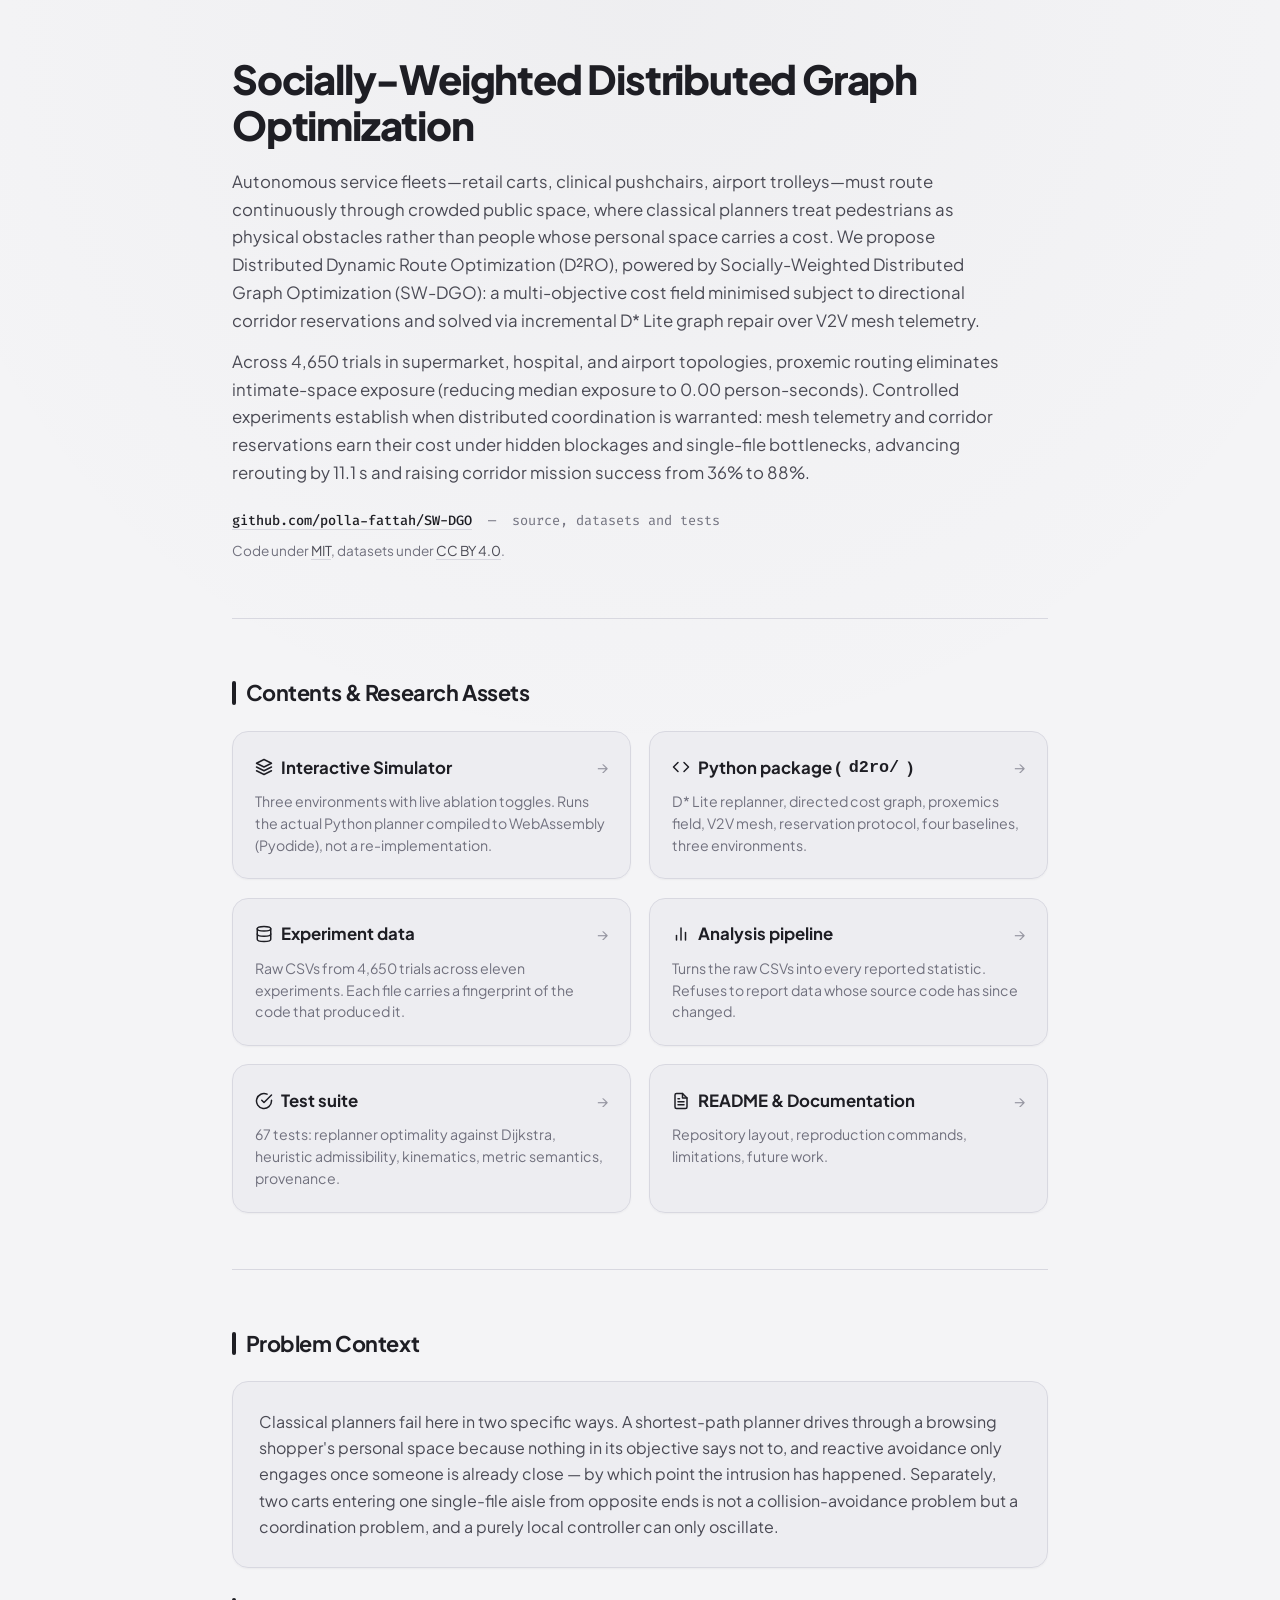
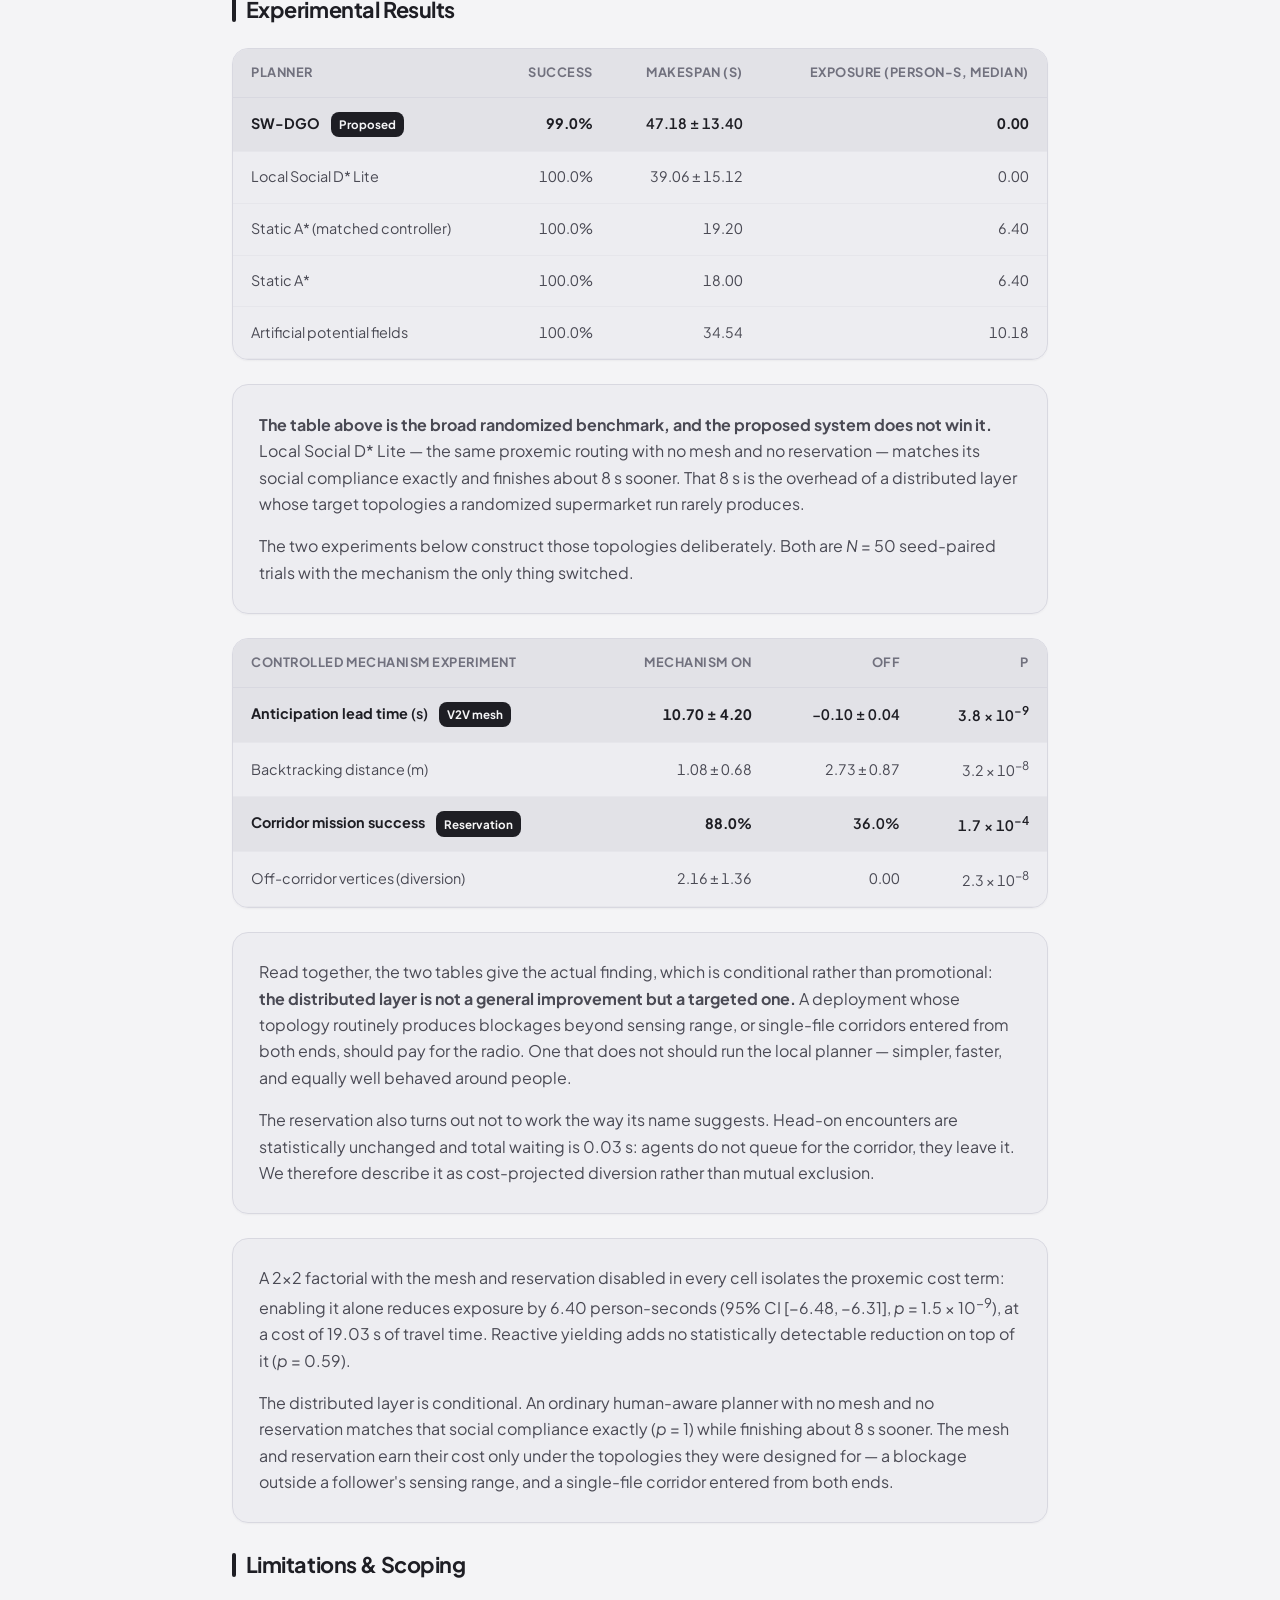
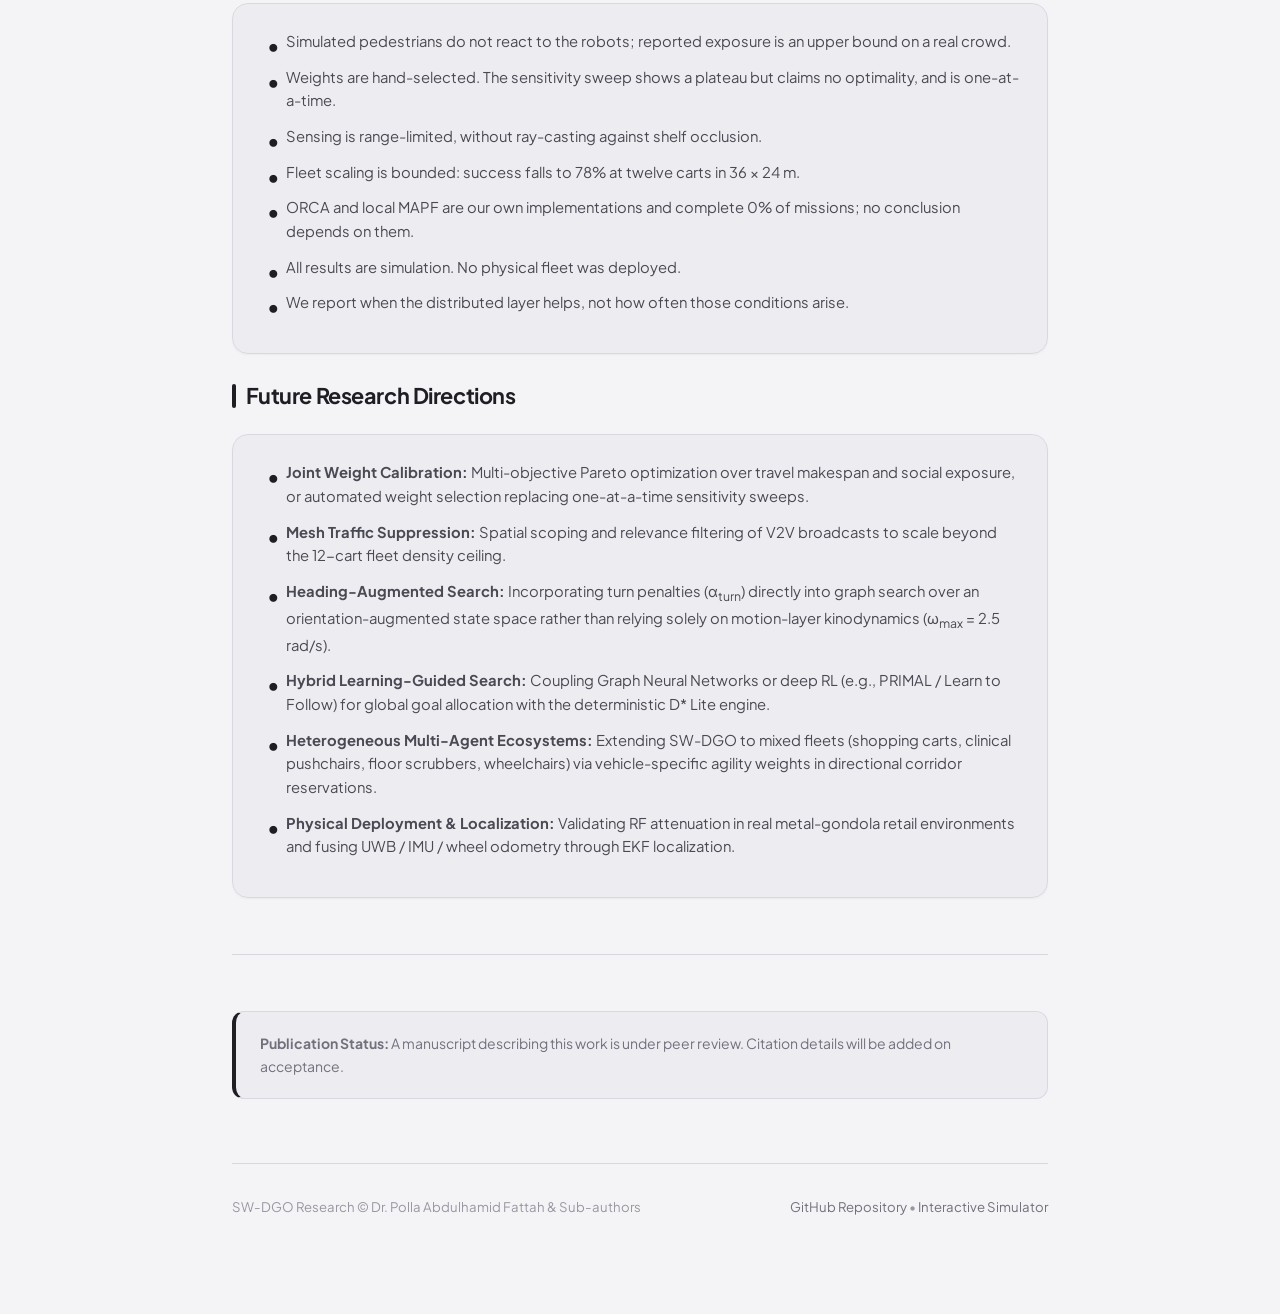
<file: docs/index.html>
<!DOCTYPE html>
<html lang="en">
<head>
<meta charset="UTF-8">
<meta name="viewport" content="width=device-width, initial-scale=1.0">
<title>SW-DGO — Socially-Weighted Distributed Graph Optimization</title>
<meta name="description" content="Autonomous service fleets—retail carts, clinical pushchairs, airport trolleys—must route continuously through crowded public space. D²RO / SW-DGO multi-agent navigation research.">
<link rel="stylesheet" href="landing.css">
</head>
<body>

<div class="page-container">

  <!-- Hero Section -->
  <header class="hero">
    <h1>Socially-Weighted Distributed Graph Optimization</h1>

    <div class="sub">
      <p>
        Autonomous service fleets—retail carts, clinical pushchairs, airport trolleys—must route continuously through crowded public space, where classical planners treat pedestrians as physical obstacles rather than people whose personal space carries a cost. We propose Distributed Dynamic Route Optimization (D²RO), powered by Socially-Weighted Distributed Graph Optimization (SW-DGO): a multi-objective cost field minimised subject to directional corridor reservations and solved via incremental D* Lite graph repair over V2V mesh telemetry.
      </p>
      <p>
        Across 4,650 trials in supermarket, hospital, and airport topologies, proxemic routing eliminates intimate-space exposure (reducing median exposure to 0.00 person-seconds). Controlled experiments establish when distributed coordination is warranted: mesh telemetry and corridor reservations earn their cost under hidden blockages and single-file bottlenecks, advancing rerouting by 11.1 s and raising corridor mission success from 36% to 88%.
      </p>
    </div>

    <p class="repo">
      <a href="https://github.com/polla-fattah/SW-DGO" target="_blank" rel="noopener">github.com/polla-fattah/SW-DGO</a>
      &nbsp;&mdash;&nbsp; source, datasets and tests
    </p>

    <p class="meta">
      Code under <a href="https://github.com/polla-fattah/SW-DGO/blob/main/LICENSE" target="_blank" rel="noopener">MIT</a>,
      datasets under <a href="https://github.com/polla-fattah/SW-DGO/blob/main/LICENSE-DATA" target="_blank" rel="noopener">CC BY 4.0</a>.
    </p>
  </header>

  <hr class="section-divider">

  <!-- Contents / Navigation Cards -->
  <section>
    <h2>Contents & Research Assets</h2>

    <div class="resource-grid">
      <!-- Interactive Simulator Card -->
      <a href="simulator.html" class="resource-card">
        <div class="resource-header">
          <div class="resource-title">
            <svg width="18" height="18" viewBox="0 0 24 24" fill="none" stroke="currentColor" stroke-width="2" stroke-linecap="round" stroke-linejoin="round">
              <path d="M12 2L2 7l10 5 10-5-10-5zM2 17l10 5 10-5M2 12l10 5 10-5"/>
            </svg>
            Interactive Simulator
          </div>
          <span class="resource-arrow">&rarr;</span>
        </div>
        <p class="resource-desc">
          Three environments with live ablation toggles. Runs the actual Python
          planner compiled to WebAssembly (Pyodide), not a re-implementation.
        </p>
      </a>

      <!-- Python Package Card -->
      <a href="https://github.com/polla-fattah/SW-DGO/tree/main/d2ro" class="resource-card" target="_blank" rel="noopener">
        <div class="resource-header">
          <div class="resource-title">
            <svg width="18" height="18" viewBox="0 0 24 24" fill="none" stroke="currentColor" stroke-width="2" stroke-linecap="round" stroke-linejoin="round">
              <polyline points="16 18 22 12 16 6"></polyline>
              <polyline points="8 6 2 12 8 18"></polyline>
            </svg>
            Python package (<code>d2ro/</code>)
          </div>
          <span class="resource-arrow">&rarr;</span>
        </div>
        <p class="resource-desc">
          D* Lite replanner, directed cost graph, proxemics field, V2V mesh,
          reservation protocol, four baselines, three environments.
        </p>
      </a>

      <!-- Experiment Data Card -->
      <a href="https://github.com/polla-fattah/SW-DGO/tree/main/experiments/data" class="resource-card" target="_blank" rel="noopener">
        <div class="resource-header">
          <div class="resource-title">
            <svg width="18" height="18" viewBox="0 0 24 24" fill="none" stroke="currentColor" stroke-width="2" stroke-linecap="round" stroke-linejoin="round">
              <ellipse cx="12" cy="5" rx="9" ry="3"></ellipse>
              <path d="M21 12c0 1.66-4 3-9 3s-9-1.34-9-3"></path>
              <path d="M3 5v14c0 1.66 4 3 9 3s9-1.34 9-3V5"></path>
            </svg>
            Experiment data
          </div>
          <span class="resource-arrow">&rarr;</span>
        </div>
        <p class="resource-desc">
          Raw CSVs from 4,650 trials across eleven experiments. Each file carries a
          fingerprint of the code that produced it.
        </p>
      </a>

      <!-- Analysis Pipeline Card -->
      <a href="https://github.com/polla-fattah/SW-DGO/tree/main/analysis/scripts" class="resource-card" target="_blank" rel="noopener">
        <div class="resource-header">
          <div class="resource-title">
            <svg width="18" height="18" viewBox="0 0 24 24" fill="none" stroke="currentColor" stroke-width="2" stroke-linecap="round" stroke-linejoin="round">
              <line x1="18" y1="20" x2="18" y2="10"></line>
              <line x1="12" y1="20" x2="12" y2="4"></line>
              <line x1="6" y1="20" x2="6" y2="14"></line>
            </svg>
            Analysis pipeline
          </div>
          <span class="resource-arrow">&rarr;</span>
        </div>
        <p class="resource-desc">
          Turns the raw CSVs into every reported statistic. Refuses to report data
          whose source code has since changed.
        </p>
      </a>

      <!-- Test Suite Card -->
      <a href="https://github.com/polla-fattah/SW-DGO/tree/main/d2ro/tests" class="resource-card" target="_blank" rel="noopener">
        <div class="resource-header">
          <div class="resource-title">
            <svg width="18" height="18" viewBox="0 0 24 24" fill="none" stroke="currentColor" stroke-width="2" stroke-linecap="round" stroke-linejoin="round">
              <path d="M22 11.08V12a10 10 0 1 1-5.93-9.14"></path>
              <polyline points="22 4 12 14.01 9 11.01"></polyline>
            </svg>
            Test suite
          </div>
          <span class="resource-arrow">&rarr;</span>
        </div>
        <p class="resource-desc">
          67 tests: replanner optimality against Dijkstra, heuristic admissibility,
          kinematics, metric semantics, provenance.
        </p>
      </a>

      <!-- README Card -->
      <a href="https://github.com/polla-fattah/SW-DGO#readme" class="resource-card" target="_blank" rel="noopener">
        <div class="resource-header">
          <div class="resource-title">
            <svg width="18" height="18" viewBox="0 0 24 24" fill="none" stroke="currentColor" stroke-width="2" stroke-linecap="round" stroke-linejoin="round">
              <path d="M14 2H6a2 2 0 0 0-2 2v16a2 2 0 0 0 2 2h12a2 2 0 0 0 2-2V8z"></path>
              <polyline points="14 2 14 8 20 8"></polyline>
              <line x1="16" y1="13" x2="8" y2="13"></line>
              <line x1="16" y1="17" x2="8" y2="17"></line>
              <polyline points="10 9 9 9 8 9"></polyline>
            </svg>
            README & Documentation
          </div>
          <span class="resource-arrow">&rarr;</span>
        </div>
        <p class="resource-desc">
          Repository layout, reproduction commands, limitations, future work.
        </p>
      </a>
    </div>
  </section>

  <hr class="section-divider">

  <!-- Problem Section -->
  <section>
    <h2>Problem Context</h2>
    <div class="content-box">
      <p>
        Classical planners fail here in two specific ways. A shortest-path planner drives
        through a browsing shopper's personal space because nothing in its objective says
        not to, and reactive avoidance only engages once someone is already close — by
        which point the intrusion has happened. Separately, two carts entering one
        single-file aisle from opposite ends is not a collision-avoidance problem but a
        coordination problem, and a purely local controller can only oscillate.
      </p>
    </div>
  </section>

  <!-- Results Section -->
  <section>
    <h2>Experimental Results</h2>

    <div class="table-wrapper">
      <table>
        <thead>
          <tr>
            <th>Planner</th>
            <th>Success</th>
            <th>Makespan (s)</th>
            <th>Exposure (person-s, median)</th>
          </tr>
        </thead>
        <tbody>
          <tr class="highlight-row">
            <td>
              <strong>SW-DGO</strong>
              <span class="badge-proposed">Proposed</span>
            </td>
            <td><strong>99.0%</strong></td>
            <td>47.18 ± 13.40</td>
            <td><strong>0.00</strong></td>
          </tr>
          <tr>
            <td>Local Social D* Lite</td>
            <td>100.0%</td>
            <td>39.06 ± 15.12</td>
            <td>0.00</td>
          </tr>
          <tr>
            <td>Static A* (matched controller)</td>
            <td>100.0%</td>
            <td>19.20</td>
            <td>6.40</td>
          </tr>
          <tr>
            <td>Static A*</td>
            <td>100.0%</td>
            <td>18.00</td>
            <td>6.40</td>
          </tr>
          <tr>
            <td>Artificial potential fields</td>
            <td>100.0%</td>
            <td>34.54</td>
            <td>10.18</td>
          </tr>
        </tbody>
      </table>
    </div>

    <div class="content-box">
      <p>
        <strong>The table above is the broad randomized benchmark, and the proposed
        system does not win it.</strong> Local Social D* Lite &mdash; the same proxemic
        routing with no mesh and no reservation &mdash; matches its social compliance
        exactly and finishes about 8&nbsp;s sooner. That 8&nbsp;s is the overhead of a
        distributed layer whose target topologies a randomized supermarket run rarely
        produces.
      </p>
      <p>
        The two experiments below construct those topologies deliberately. Both are
        <em>N</em>&nbsp;=&nbsp;50 seed-paired trials with the mechanism the only thing
        switched.
      </p>
    </div>

    <div class="table-wrapper">
      <table>
        <thead>
          <tr>
            <th>Controlled mechanism experiment</th>
            <th>Mechanism ON</th>
            <th>OFF</th>
            <th>p</th>
          </tr>
        </thead>
        <tbody>
          <tr class="highlight-row">
            <td>
              <strong>Anticipation lead time</strong> (s)
              <span class="badge-proposed">V2V mesh</span>
            </td>
            <td><strong>10.70 &plusmn; 4.20</strong></td>
            <td>&minus;0.10 &plusmn; 0.04</td>
            <td>3.8 &times; 10<sup>&minus;9</sup></td>
          </tr>
          <tr>
            <td>Backtracking distance (m)</td>
            <td>1.08 &plusmn; 0.68</td>
            <td>2.73 &plusmn; 0.87</td>
            <td>3.2 &times; 10<sup>&minus;8</sup></td>
          </tr>
          <tr class="highlight-row">
            <td>
              <strong>Corridor mission success</strong>
              <span class="badge-proposed">Reservation</span>
            </td>
            <td><strong>88.0%</strong></td>
            <td>36.0%</td>
            <td>1.7 &times; 10<sup>&minus;4</sup></td>
          </tr>
          <tr>
            <td>Off-corridor vertices (diversion)</td>
            <td>2.16 &plusmn; 1.36</td>
            <td>0.00</td>
            <td>2.3 &times; 10<sup>&minus;8</sup></td>
          </tr>
        </tbody>
      </table>
    </div>

    <div class="content-box">
      <p>
        Read together, the two tables give the actual finding, which is conditional
        rather than promotional: <strong>the distributed layer is not a general
        improvement but a targeted one.</strong> A deployment whose topology routinely
        produces blockages beyond sensing range, or single-file corridors entered from
        both ends, should pay for the radio. One that does not should run the local
        planner &mdash; simpler, faster, and equally well behaved around people.
      </p>
      <p>
        The reservation also turns out not to work the way its name suggests. Head-on
        encounters are statistically unchanged and total waiting is 0.03&nbsp;s: agents
        do not queue for the corridor, they leave it. We therefore describe it as
        cost-projected diversion rather than mutual exclusion.
      </p>
    </div>

    <div class="content-box">
      <p>
        A 2&times;2 factorial with the mesh and reservation disabled in every cell isolates
        the proxemic cost term: enabling it alone reduces exposure by 6.40 person-seconds
        (95% CI [&minus;6.48, &minus;6.31], <i>p</i> = 1.5 &times; 10<sup>&minus;9</sup>),
        at a cost of 19.03 s of travel time. Reactive yielding adds no statistically
        detectable reduction on top of it (<i>p</i> = 0.59).
      </p>

      <p>
        The distributed layer is conditional. An ordinary human-aware planner with no mesh
        and no reservation matches that social compliance exactly (<i>p</i> = 1) while
        finishing about 8 s sooner. The mesh and reservation earn their cost only under the
        topologies they were designed for — a blockage outside a follower's sensing range,
        and a single-file corridor entered from both ends.
      </p>
    </div>
  </section>

  <!-- Limitations Section -->
  <section>
    <h2>Limitations & Scoping</h2>
    <div class="content-box">
      <ul class="styled-list">
        <li>Simulated pedestrians do not react to the robots; reported exposure is an upper bound on a real crowd.</li>
        <li>Weights are hand-selected. The sensitivity sweep shows a plateau but claims no optimality, and is one-at-a-time.</li>
        <li>Sensing is range-limited, without ray-casting against shelf occlusion.</li>
        <li>Fleet scaling is bounded: success falls to 78% at twelve carts in 36 &times; 24 m.</li>
        <li>ORCA and local MAPF are our own implementations and complete 0% of missions; no conclusion depends on them.</li>
        <li>All results are simulation. No physical fleet was deployed.</li>
        <li>We report when the distributed layer helps, not how often those conditions arise.</li>
      </ul>
    </div>
  </section>

  <!-- Future Work Section -->
  <section>
    <h2>Future Research Directions</h2>
    <div class="content-box">
      <ul class="styled-list">
        <li><strong>Joint Weight Calibration:</strong> Multi-objective Pareto optimization over travel makespan and social exposure, or automated weight selection replacing one-at-a-time sensitivity sweeps.</li>
        <li><strong>Mesh Traffic Suppression:</strong> Spatial scoping and relevance filtering of V2V broadcasts to scale beyond the 12-cart fleet density ceiling.</li>
        <li><strong>Heading-Augmented Search:</strong> Incorporating turn penalties (&alpha;<sub>turn</sub>) directly into graph search over an orientation-augmented state space rather than relying solely on motion-layer kinodynamics (&omega;<sub>max</sub> = 2.5 rad/s).</li>
        <li><strong>Hybrid Learning-Guided Search:</strong> Coupling Graph Neural Networks or deep RL (e.g., PRIMAL / Learn to Follow) for global goal allocation with the deterministic D* Lite engine.</li>
        <li><strong>Heterogeneous Multi-Agent Ecosystems:</strong> Extending SW-DGO to mixed fleets (shopping carts, clinical pushchairs, floor scrubbers, wheelchairs) via vehicle-specific agility weights in directional corridor reservations.</li>
        <li><strong>Physical Deployment &amp; Localization:</strong> Validating RF attenuation in real metal-gondola retail environments and fusing UWB / IMU / wheel odometry through EKF localization.</li>
      </ul>
    </div>
  </section>

  <hr class="section-divider">

  <!-- Colophon / Publication Details -->
  <div class="colophon-card">
    <div class="colophon-text">
      <strong>Publication Status:</strong> A manuscript describing this work is under peer review. Citation details will be added on acceptance.
    </div>
  </div>

  <footer>
    <div>
      SW-DGO Research &copy; Dr. Polla Abdulhamid Fattah & Sub-authors
    </div>
    <div>
      <a href="https://github.com/polla-fattah/SW-DGO" target="_blank" rel="noopener">GitHub Repository</a>
      &bull;
      <a href="simulator.html">Interactive Simulator</a>
    </div>
  </footer>

</div>

</body>
</html>
</file>
<file: docs/landing.css>
/* ---------------------------------------------------------------------------
   SW-DGO — Socially-Weighted Distributed Graph Optimization
   Rich Slate Grayscale Landing Page Stylesheet (Soft Tonal Grayscale)
   --------------------------------------------------------------------------- */

@import url('https://fonts.googleapis.com/css2?family=Fira+Code:wght@400;500;600&family=Inter:wght@400;500;600;700&family=Plus+Jakarta+Sans:wght@500;600;700;800&display=swap');

:root {
  /* Rich Slate Grayscale Palette - Soft Light Mode (No Stark Black & White) */
  --bg-gradient: radial-gradient(circle at 50% 0%, rgba(100, 100, 110, 0.04) 0%, rgba(240, 240, 243, 0) 70%), #f4f4f6;
  --bg: #f4f4f6;
  --bg-card: rgba(235, 235, 240, 0.85);
  --bg-card-hover: #e8e8ed;
  --bg-secondary: #e2e2e7;
  --bg-code: #1e1e24;

  --ink-primary: #1e1e24;
  --ink-secondary: #4a4a54;
  --ink-muted: #71717e;
  --ink-subtle: #9898a3;

  --accent-primary: #2d2d35;
  --accent-hover: #141418;
  --accent-light: rgba(45, 45, 53, 0.06);
  --accent-border: #c8c8d0;
  
  --brand-gradient: linear-gradient(135deg, #1e1e24 0%, #52525e 100%);
  --brand-text-gradient: linear-gradient(135deg, #1e1e24 30%, #4a4a54 100%);

  --border: #d8d8e0;
  --border-light: #e6e6eb;
  
  --shadow-sm: 0 1px 2px 0 rgba(0, 0, 0, 0.04);
  --shadow-md: 0 4px 6px -1px rgba(0, 0, 0, 0.05), 0 2px 4px -2px rgba(0, 0, 0, 0.03);
  --shadow-lg: 0 10px 25px -5px rgba(0, 0, 0, 0.08);
  --shadow-glow: 0 0 15px rgba(0, 0, 0, 0.06);

  --sans: 'Plus Jakarta Sans', 'Inter', -apple-system, BlinkMacSystemFont, "Segoe UI", Roboto, sans-serif;
  --mono: 'Fira Code', ui-monospace, SFMono-Regular, "Cascadia Mono", Menlo, monospace;

  --radius-sm: 8px;
  --radius-md: 12px;
  --radius-lg: 16px;
  --radius-full: 9999px;
}

@media (prefers-color-scheme: dark) {
  :root {
    /* Rich Slate Grayscale Palette - Dark Gray Mode (Matches Simulator #141416) */
    --bg-gradient: radial-gradient(circle at 50% 0%, rgba(255, 255, 255, 0.04) 0%, rgba(20, 20, 22, 0) 70%), #141416;
    --bg: #141416;
    --bg-card: rgba(28, 28, 31, 0.85);
    --bg-card-hover: rgba(39, 39, 44, 0.9);
    --bg-secondary: #1c1c1f;
    --bg-code: #0c0c0e;

    --ink-primary: #f4f4f5;
    --ink-secondary: #a1a1aa;
    --ink-muted: #71717a;
    --ink-subtle: #52525b;

    --accent-primary: #e4e4e7;
    --accent-hover: #ffffff;
    --accent-light: rgba(255, 255, 255, 0.08);
    --accent-border: #3f3f46;

    --brand-gradient: linear-gradient(135deg, #ffffff 0%, #a1a1aa 100%);
    --brand-text-gradient: linear-gradient(135deg, #ffffff 40%, #a1a1aa 100%);

    --border: #2d2d32;
    --border-light: #222226;

    --shadow-sm: 0 1px 2px 0 rgba(0, 0, 0, 0.4);
    --shadow-md: 0 4px 6px -1px rgba(0, 0, 0, 0.4);
    --shadow-lg: 0 10px 25px -5px rgba(0, 0, 0, 0.6);
    --shadow-glow: 0 0 20px rgba(255, 255, 255, 0.06);
  }
}

* {
  box-sizing: border-box;
  margin: 0;
  padding: 0;
}

html {
  -webkit-text-size-adjust: 100%;
  scroll-behavior: smooth;
}

body {
  min-height: 100vh;
  background: var(--bg-gradient);
  background-attachment: fixed;
  color: var(--ink-secondary);
  font-family: var(--sans);
  font-size: 1rem;
  line-height: 1.65;
  -webkit-font-smoothing: antialiased;
  -moz-osx-font-smoothing: grayscale;
}

.page-container {
  max-width: 54rem;
  margin: 0 auto;
  padding: 3.5rem 1.5rem 6rem;
}

/* ------------------------------------------------------------------ Hero -- */
.hero {
  margin-bottom: 3.5rem;
}

h1 {
  font-size: 2.5rem;
  font-weight: 800;
  line-height: 1.15;
  letter-spacing: -0.03em;
  color: var(--ink-primary);
  margin-bottom: 1.25rem;
}

.sub {
  font-size: 1.05rem;
  line-height: 1.65;
  color: var(--ink-secondary);
  margin-bottom: 1.5rem;
  max-width: 48rem;
}
.sub p {
  margin-bottom: 0.85rem;
}
.sub p:last-child {
  margin-bottom: 0;
}

.repo {
  margin: 0 0 0.45rem;
  font-family: var(--mono);
  font-size: 0.85rem;
  color: var(--ink-muted);
}
.repo a {
  color: var(--ink-primary);
  font-weight: 500;
  border-bottom: 1px solid var(--border);
  text-decoration: none;
}
.repo a:hover {
  border-bottom-color: var(--ink-primary);
}

.meta {
  margin: 0;
  font-size: 0.85rem;
  color: var(--ink-muted);
}
.meta a {
  color: var(--ink-secondary);
  text-decoration: none;
  border-bottom: 1px solid var(--border);
}
.meta a:hover {
  color: var(--ink-primary);
  border-bottom-color: var(--ink-primary);
}

/* ------------------------------------------------------------- Section Head -- */
.section-divider {
  border: 0;
  height: 1px;
  background: var(--border);
  margin: 3.5rem 0;
}

h2 {
  font-size: 1.35rem;
  font-weight: 700;
  letter-spacing: -0.02em;
  color: var(--ink-primary);
  margin-bottom: 1.25rem;
  display: flex;
  align-items: center;
  gap: 0.6rem;
}

h2::before {
  content: "";
  display: inline-block;
  width: 4px;
  height: 1.1em;
  background: var(--ink-primary);
  border-radius: 2px;
}

/* ----------------------------------------------------------- Resource Cards -- */
.resource-grid {
  display: grid;
  grid-template-columns: repeat(2, 1fr);
  gap: 1.15rem;
}

.resource-card {
  display: flex;
  flex-direction: column;
  background: var(--bg-card);
  border: 1px solid var(--border);
  border-radius: var(--radius-lg);
  padding: 1.35rem;
  text-decoration: none;
  backdrop-filter: blur(12px);
  transition: all 0.2s cubic-bezier(0.4, 0, 0.2, 1);
  position: relative;
  overflow: hidden;
  box-shadow: var(--shadow-sm);
}

.resource-card.featured {
  grid-column: span 2;
  background: var(--bg-card);
  border-color: var(--accent-border);
}

.resource-card:hover {
  border-color: var(--ink-primary);
  background: var(--bg-card-hover);
  transform: translateY(-3px);
  box-shadow: var(--shadow-lg);
  border-bottom: 1px solid var(--ink-primary);
}

.resource-header {
  display: flex;
  align-items: center;
  justify-content: space-between;
  margin-bottom: 0.6rem;
}

.resource-title {
  font-size: 1.05rem;
  font-weight: 700;
  color: var(--ink-primary);
  display: flex;
  align-items: center;
  gap: 0.5rem;
}

.resource-arrow {
  color: var(--ink-subtle);
  transition: transform 0.2s ease, color 0.2s ease;
}

.resource-card:hover .resource-arrow {
  transform: translateX(4px);
  color: var(--ink-primary);
}

.resource-desc {
  font-size: 0.885rem;
  line-height: 1.55;
  color: var(--ink-muted);
}

.featured-badge {
  display: inline-flex;
  align-items: center;
  gap: 0.35rem;
  padding: 0.2rem 0.55rem;
  background: var(--ink-primary);
  color: var(--bg);
  border-radius: var(--radius-full);
  font-size: 0.7rem;
  font-weight: 700;
  text-transform: uppercase;
  letter-spacing: 0.04em;
}

/* ---------------------------------------------------------- Content Cards -- */
.content-box {
  background: var(--bg-card);
  border: 1px solid var(--border);
  border-radius: var(--radius-lg);
  padding: 1.65rem;
  backdrop-filter: blur(12px);
  box-shadow: var(--shadow-sm);
  margin-bottom: 1.5rem;
}

.content-box p {
  margin-bottom: 1rem;
}

.content-box p:last-child {
  margin-bottom: 0;
}

/* -------------------------------------------------------- Math & Formula -- */
.formula-container {
  background: var(--bg-code);
  border: 1px solid var(--border);
  border-radius: var(--radius-md);
  padding: 1.5rem;
  margin: 1.25rem 0;
  overflow-x: auto;
  color: #f4f4f5;
  box-shadow: inset 0 2px 4px rgba(0, 0, 0, 0.2);
}

.formula-container pre {
  font-family: var(--mono);
  font-size: 0.825rem;
  line-height: 1.75;
  color: #e4e4e7;
  margin: 0;
}

.formula-badge-grid {
  display: grid;
  grid-template-columns: repeat(2, 1fr);
  gap: 0.75rem;
  margin-top: 1rem;
}

.formula-tag {
  display: flex;
  align-items: center;
  gap: 0.6rem;
  padding: 0.55rem 0.85rem;
  background: var(--bg-secondary);
  border: 1px solid var(--border);
  border-radius: var(--radius-md);
  font-size: 0.825rem;
  color: var(--ink-secondary);
}

.formula-tag code {
  font-family: var(--mono);
  font-weight: 600;
  color: var(--ink-primary);
}

/* ------------------------------------------------------------- Benchmark Table -- */
.table-wrapper {
  background: var(--bg-card);
  border: 1px solid var(--border);
  border-radius: var(--radius-lg);
  overflow: hidden;
  box-shadow: var(--shadow-sm);
  margin-bottom: 1.5rem;
  backdrop-filter: blur(12px);
}

table {
  width: 100%;
  border-collapse: collapse;
  font-size: 0.9rem;
  font-variant-numeric: tabular-nums;
}

th {
  background: var(--bg-secondary);
  padding: 0.85rem 1.15rem;
  border-bottom: 1px solid var(--border);
  font-weight: 700;
  font-size: 0.8rem;
  color: var(--ink-muted);
  text-transform: uppercase;
  letter-spacing: 0.04em;
  text-align: left;
}

td {
  padding: 0.85rem 1.15rem;
  border-bottom: 1px solid var(--border-light);
  color: var(--ink-secondary);
}

th + th, td + td {
  text-align: right;
}

tbody tr:hover {
  background: var(--bg-card-hover);
}

tbody tr.highlight-row {
  background: var(--bg-secondary);
  font-weight: 600;
}

tbody tr.highlight-row td {
  color: var(--ink-primary);
}

.badge-proposed {
  display: inline-flex;
  align-items: center;
  gap: 0.35rem;
  padding: 0.2rem 0.5rem;
  background: var(--ink-primary);
  color: var(--bg);
  border-radius: var(--radius-sm);
  font-size: 0.725rem;
  font-weight: 700;
  margin-left: 0.5rem;
}

/* --------------------------------------------------------------- Limitations -- */
.styled-list {
  list-style: none;
}

.styled-list li {
  position: relative;
  padding-left: 1.65rem;
  margin-bottom: 0.75rem;
  font-size: 0.925rem;
  line-height: 1.6;
}

.styled-list li::before {
  content: "•";
  position: absolute;
  left: 0.5rem;
  top: 0;
  color: var(--ink-primary);
  font-weight: bold;
  font-size: 1.2rem;
}

/* --------------------------------------------------------------- Colophon -- */
.colophon-card {
  background: var(--bg-card);
  border: 1px solid var(--border);
  border-left: 4px solid var(--ink-primary);
  border-radius: var(--radius-md);
  padding: 1.25rem 1.5rem;
  font-size: 0.875rem;
  color: var(--ink-muted);
  display: flex;
  align-items: center;
  justify-content: space-between;
  gap: 1rem;
  backdrop-filter: blur(12px);
}

.colophon-text {
  flex: 1;
}

/* Footer links */
footer {
  margin-top: 4rem;
  padding-top: 2rem;
  border-top: 1px solid var(--border);
  display: flex;
  align-items: center;
  justify-content: space-between;
  font-size: 0.825rem;
  color: var(--ink-subtle);
}

footer a {
  color: var(--ink-muted);
  text-decoration: none;
}

footer a:hover {
  color: var(--ink-primary);
}

/* ------------------------------------------------------------- Responsive -- */
@media (max-width: 768px) {
  .page-container {
    padding: 2.5rem 1rem 4rem;
  }

  h1 {
    font-size: 1.95rem;
  }

  .sub {
    font-size: 1rem;
  }

  .resource-grid {
    grid-template-columns: 1fr;
  }

  .resource-card.featured {
    grid-column: span 1;
  }

  .formula-badge-grid {
    grid-template-columns: 1fr;
  }

  .colophon-card {
    flex-direction: column;
    align-items: flex-start;
  }
}
</file>
